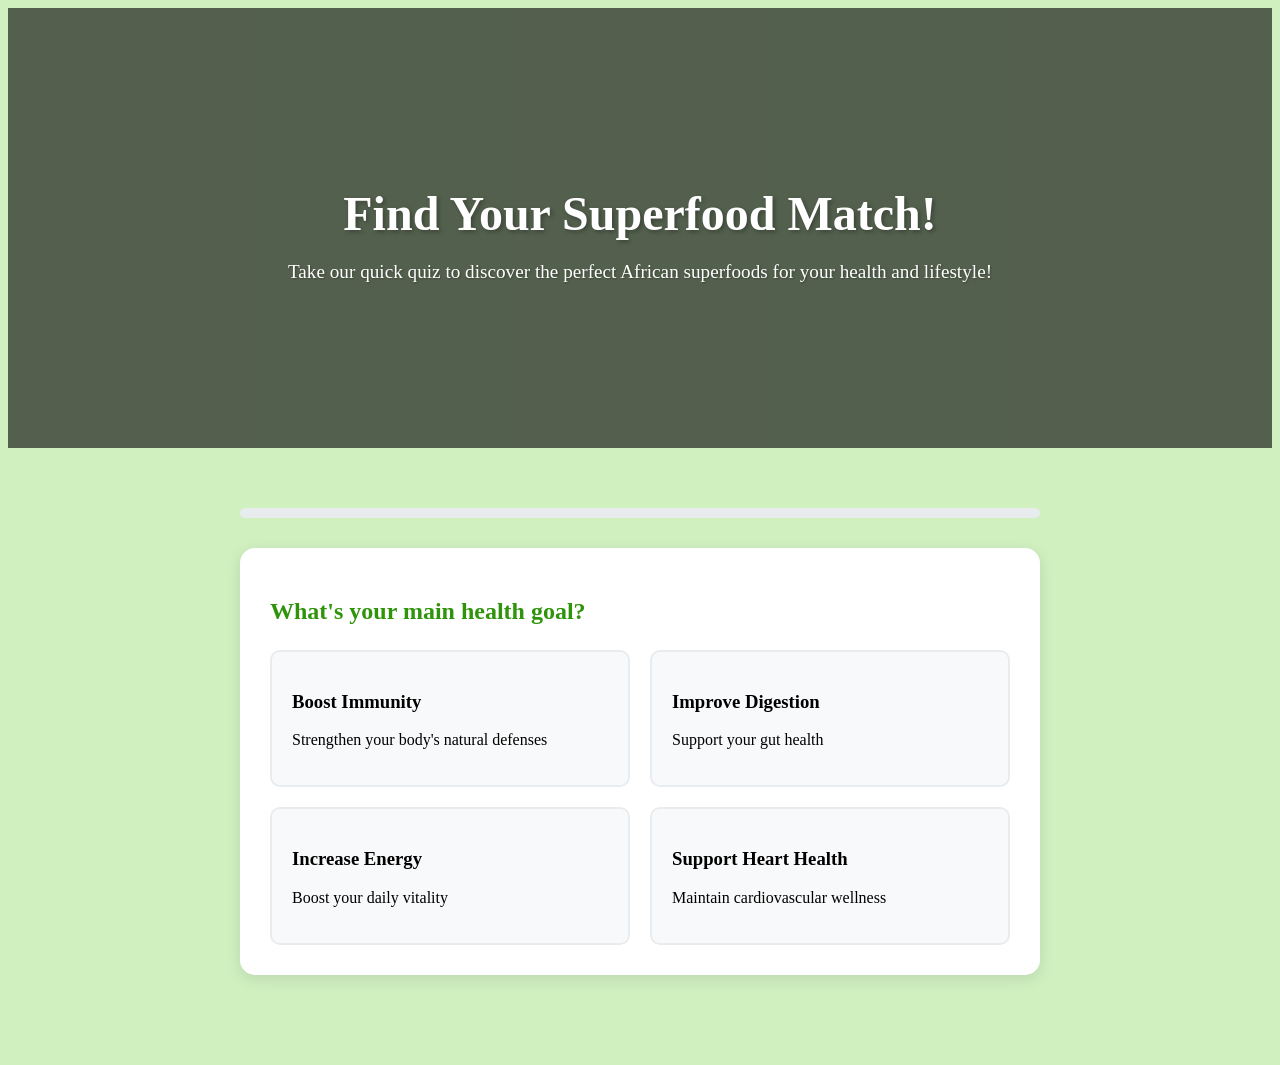
<file: quiz.html>
<!DOCTYPE html>
<html lang="en">
<head>
    <meta charset="UTF-8">
    <meta name="viewport" content="width=device-width, initial-scale=1.0">
    <title>Find Your Superfood Match - Health & Wellness</title>
    <link rel="stylesheet" href="style.css">
    <style>
        .quiz-hero {
            background: linear-gradient(rgba(0, 0, 0, 0.6), rgba(0, 0, 0, 0.6)),
                        url('https://images.unsplash.com/photo-1598009503747-f34d53b7df16?w=800&auto=format');
            background-size: cover;
            background-position: center;
            height: 400px;
            display: flex;
            align-items: center;
            justify-content: center;
            text-align: center;
            color: white;
            padding: 20px;
        }

        .quiz-hero-content {
            max-width: 800px;
        }

        .quiz-hero-content h1 {
            font-size: 3em;
            margin-bottom: 20px;
            text-shadow: 2px 2px 4px rgba(0, 0, 0, 0.3);
        }

        .quiz-hero-content p {
            font-size: 1.2em;
            text-shadow: 1px 1px 2px rgba(0, 0, 0, 0.3);
        }

        .quiz-container {
            max-width: 800px;
            margin: 40px auto;
            padding: 20px;
        }

        .quiz-question {
            background: white;
            border-radius: 15px;
            padding: 30px;
            margin-bottom: 30px;
            box-shadow: 0 4px 15px rgba(0, 0, 0, 0.1);
            display: none;
            animation: fadeIn 0.5s ease;
        }

        .quiz-question.active {
            display: block;
        }

        .question-text {
            font-size: 1.5em;
            margin-bottom: 25px;
            color: #2f940b;
        }

        .options-grid {
            display: grid;
            grid-template-columns: repeat(auto-fit, minmax(250px, 1fr));
            gap: 20px;
        }

        .option-card {
            background: #f8f9fa;
            border: 2px solid #e9ecef;
            border-radius: 10px;
            padding: 20px;
            cursor: pointer;
            transition: all 0.3s ease;
            position: relative;
            overflow: hidden;
        }

        .option-card::before {
            content: '';
            position: absolute;
            top: 0;
            left: 0;
            width: 100%;
            height: 100%;
            background-size: cover;
            background-position: center;
            opacity: 0.1;
            transition: opacity 0.3s ease;
        }

        .option-card:hover::before {
            opacity: 0.2;
        }

        .option-card[data-value="immunity"]::before {
            background-image: url('https://images.unsplash.com/photo-1576089172869-4f5e1c1f3a2f?w=500&auto=format');
        }

        .option-card[data-value="digestion"]::before {
            background-image: url('https://images.unsplash.com/photo-1547592166-23ac45744acd?w=500&auto=format');
        }

        .option-card[data-value="energy"]::before {
            background-image: url('https://images.unsplash.com/photo-1517838277536-f5f99be501cd?w=500&auto=format');
        }

        .option-card[data-value="heart"]::before {
            background-image: url('https://images.unsplash.com/photo-1579684385127-1ef15d508118?w=500&auto=format');
        }

        .option-card.selected {
            background: #e8f5e9;
            border-color: #2f940b;
        }

        .quiz-navigation {
            display: flex;
            justify-content: space-between;
            margin-top: 30px;
        }

        .nav-button {
            background: #2f940b;
            color: white;
            border: none;
            padding: 12px 25px;
            border-radius: 25px;
            cursor: pointer;
            transition: all 0.3s ease;
        }

        .nav-button:hover {
            background: #1f6b08;
            transform: translateY(-2px);
        }

        .nav-button:disabled {
            background: #ccc;
            cursor: not-allowed;
        }

        .progress-bar {
            width: 100%;
            height: 10px;
            background: #e9ecef;
            border-radius: 5px;
            margin-bottom: 30px;
            overflow: hidden;
        }

        .progress {
            width: 0%;
            height: 100%;
            background: #2f940b;
            transition: width 0.3s ease;
        }

        .result-section {
            text-align: center;
            padding: 40px;
            background: white;
            border-radius: 15px;
            box-shadow: 0 4px 15px rgba(0, 0, 0, 0.1);
            display: none;
            position: relative;
            overflow: hidden;
        }

        .result-section::before {
            content: '';
            position: absolute;
            top: 0;
            left: 0;
            width: 100%;
            height: 100%;
            background-size: cover;
            background-position: center;
            opacity: 0.05;
            z-index: 0;
        }

        .result-section > * {
            position: relative;
            z-index: 1;
        }

        .superfood-icon {
            font-size: 5em;
            margin-bottom: 20px;
            animation: bounce 2s infinite;
        }

        .superfood-name {
            font-size: 2em;
            color: #2f940b;
            margin-bottom: 15px;
        }

        .superfood-description {
            font-size: 1.2em;
            color: #666;
            margin-bottom: 30px;
            line-height: 1.6;
        }

        .result-links {
            display: flex;
            gap: 20px;
            justify-content: center;
            margin: 30px 0;
            flex-wrap: wrap;
        }

        .result-link {
            display: inline-flex;
            align-items: center;
            background: #2f940b;
            color: white;
            padding: 15px 30px;
            border-radius: 30px;
            text-decoration: none;
            transition: all 0.3s ease;
            font-weight: 500;
            box-shadow: 0 4px 15px rgba(47, 148, 11, 0.2);
        }

        .result-link:hover {
            background: #1f6b08;
            transform: translateY(-3px);
            box-shadow: 0 6px 20px rgba(47, 148, 11, 0.3);
        }

        .result-link i {
            margin-right: 10px;
            font-size: 1.2em;
        }

        .package-recommendation {
            background: linear-gradient(135deg, #f8f9fa 0%, #e9ecef 100%);
            padding: 30px;
            border-radius: 15px;
            margin: 30px 0;
            border: 2px solid #e9ecef;
            box-shadow: 0 4px 15px rgba(0, 0, 0, 0.05);
        }

        .package-link {
            display: inline-flex;
            align-items: center;
            background: #2f940b;
            color: white;
            padding: 15px 30px;
            border-radius: 30px;
            text-decoration: none;
            transition: all 0.3s ease;
            font-weight: 500;
            box-shadow: 0 4px 15px rgba(47, 148, 11, 0.2);
        }

        .package-link:hover {
            background: #1f6b08;
            transform: translateY(-3px);
            box-shadow: 0 6px 20px rgba(47, 148, 11, 0.3);
        }

        .package-link i {
            margin-right: 10px;
            font-size: 1.2em;
        }

        .download-guide {
            background: #f8f9fa;
            padding: 20px;
            border-radius: 10px;
            margin-top: 30px;
        }

        .download-button {
            display: inline-block;
            background: #2f940b;
            color: white;
            padding: 12px 25px;
            border-radius: 25px;
            text-decoration: none;
            margin-top: 15px;
            transition: all 0.3s ease;
        }

        .download-button:hover {
            background: #1f6b08;
            transform: translateY(-2px);
        }

        @keyframes fadeIn {
            from { opacity: 0; transform: translateY(20px); }
            to { opacity: 1; transform: translateY(0); }
        }

        @keyframes bounce {
            0%, 100% { transform: translateY(0); }
            50% { transform: translateY(-10px); }
        }

        @media (max-width: 768px) {
            .quiz-container {
                padding: 15px;
            }

            .quiz-question {
                padding: 20px;
            }

            .question-text {
                font-size: 1.2em;
            }

            .options-grid {
                grid-template-columns: 1fr;
            }
        }
    </style>
</head>
<body>
    <div class="quiz-hero">
        <div class="quiz-hero-content">
            <h1>Find Your Superfood Match!</h1>
            <p>Take our quick quiz to discover the perfect African superfoods for your health and lifestyle!</p>
        </div>
    </div>

    <div class="quiz-container">
        <div class="progress-bar">
            <div class="progress"></div>
        </div>

        <div class="quiz-question active" data-question="1">
            <h2 class="question-text">What's your main health goal?</h2>
            <div class="options-grid">
                <div class="option-card" data-value="immunity">
                    <h3>Boost Immunity</h3>
                    <p>Strengthen your body's natural defenses</p>
                </div>
                <div class="option-card" data-value="digestion">
                    <h3>Improve Digestion</h3>
                    <p>Support your gut health</p>
                </div>
                <div class="option-card" data-value="energy">
                    <h3>Increase Energy</h3>
                    <p>Boost your daily vitality</p>
                </div>
                <div class="option-card" data-value="heart">
                    <h3>Support Heart Health</h3>
                    <p>Maintain cardiovascular wellness</p>
                </div>
            </div>
        </div>

        <div class="quiz-question" data-question="2">
            <h2 class="question-text">How do you prefer consuming superfoods?</h2>
            <div class="options-grid">
                <div class="option-card" data-value="smoothies">
                    <h3>Smoothies</h3>
                    <p>Quick and refreshing drinks</p>
                </div>
                <div class="option-card" data-value="teas">
                    <h3>Teas</h3>
                    <p>Warm and comforting beverages</p>
                </div>
                <div class="option-card" data-value="cooking">
                    <h3>Cooking</h3>
                    <p>Incorporated into meals</p>
                </div>
                <div class="option-card" data-value="supplements">
                    <h3>Supplements</h3>
                    <p>Easy-to-take capsules or powders</p>
                </div>
            </div>
        </div>

        <div class="quiz-question" data-question="3">
            <h2 class="question-text">What's your activity level?</h2>
            <div class="options-grid">
                <div class="option-card" data-value="sedentary">
                    <h3>Sedentary</h3>
                    <p>Mostly sitting or light activity</p>
                </div>
                <div class="option-card" data-value="moderate">
                    <h3>Moderate</h3>
                    <p>Regular light exercise</p>
                </div>
                <div class="option-card" data-value="active">
                    <h3>Active</h3>
                    <p>Regular moderate exercise</p>
                </div>
                <div class="option-card" data-value="highly-active">
                    <h3>Highly Active</h3>
                    <p>Intensive regular exercise</p>
                </div>
            </div>
        </div>

        <div class="quiz-question" data-question="4">
            <h2 class="question-text">Do you have any dietary restrictions?</h2>
            <div class="options-grid">
                <div class="option-card" data-value="vegan">
                    <h3>Vegan</h3>
                    <p>No animal products</p>
                </div>
                <div class="option-card" data-value="gluten-free">
                    <h3>Gluten-free</h3>
                    <p>No wheat or gluten</p>
                </div>
                <div class="option-card" data-value="no-restrictions">
                    <h3>No Restrictions</h3>
                    <p>Eat everything</p>
                </div>
                <div class="option-card" data-value="low-carb">
                    <h3>Low-carb</h3>
                    <p>Limited carbohydrates</p>
                </div>
            </div>
        </div>

        <div class="quiz-question" data-question="5">
            <h2 class="question-text">What's your biggest wellness challenge?</h2>
            <div class="options-grid">
                <div class="option-card" data-value="fatigue">
                    <h3>Fatigue</h3>
                    <p>Low energy levels</p>
                </div>
                <div class="option-card" data-value="skin">
                    <h3>Skin Health</h3>
                    <p>Looking for better skin</p>
                </div>
                <div class="option-card" data-value="gut">
                    <h3>Gut Health</h3>
                    <p>Digestive issues</p>
                </div>
                <div class="option-card" data-value="weight">
                    <h3>Weight Management</h3>
                    <p>Maintaining healthy weight</p>
                </div>
            </div>
        </div>

        <div class="result-section">
            <div class="superfood-icon">🌿</div>
            <h2 class="superfood-name">Your Perfect Superfood Match</h2>
            <p class="superfood-description"></p>
            <div class="package-recommendation">
                <h3>Recommended Wellness Package</h3>
                <p>Based on your health goals and preferences, we recommend our Basic Wellness Package.</p>
                <a href="index.html#wellness-articles .wellness-article.basic" class="package-link">
                    <i class="fas fa-star"></i> Learn More About Basic Wellness Package
                </a>
            </div>
            <div class="result-links">
                <a href="#nutritional-insights" class="result-link">
                    <i class="fas fa-leaf"></i> Learn More About Your Superfood
                </a>
                <a href="#" class="result-link">
                    <i class="fas fa-download"></i> Download Superfood Guide
                </a>
            </div>
            <div class="download-guide">
                <h3>Want to learn more about African superfoods?</h3>
                <p>Download our comprehensive Superfoods Guide!</p>
                <a href="#" class="download-button">
                    <i class="fas fa-file-pdf"></i> Download Guide (PDF)
                </a>
            </div>
        </div>
    </div>

    <script>
        const questions = document.querySelectorAll('.quiz-question');
        const options = document.querySelectorAll('.option-card');
        const progressBar = document.querySelector('.progress');
        const resultSection = document.querySelector('.result-section');
        let currentQuestion = 1;
        let answers = [];

        // Superfood recommendations based on answers
        const superfoods = {
            'immunity-smoothies-sedentary-no-restrictions-fatigue': {
                icon: '🌿',
                name: 'Moringa',
                description: 'Moringa is your perfect match! Packed with vitamins, minerals, and antioxidants, it\'s ideal for boosting immunity and energy levels. Try adding moringa powder to your morning smoothies for a powerful health boost!',
                package: 'basic'
            },
            'digestion-teas-moderate-vegan-gut': {
                icon: '🍵',
                name: 'Hibiscus Tea',
                description: 'Hibiscus tea is your ideal superfood! Rich in antioxidants and known for its digestive benefits, it\'s perfect for supporting gut health. Enjoy it as a refreshing tea throughout the day.',
                package: 'premium'
            },
            'energy-cooking-active-gluten-free-weight': {
                icon: '🍠',
                name: 'Sweet Potato',
                description: 'Sweet potato is your perfect match! A nutrient-dense superfood that provides sustained energy and supports weight management. Incorporate it into your meals for a healthy, filling option.',
                package: 'premium'
            },
            'heart-supplements-highly-active-low-carb-skin': {
                icon: '🥑',
                name: 'Baobab',
                description: 'Baobab is your ideal superfood! Rich in vitamin C and antioxidants, it supports heart health and skin vitality. Take it as a supplement or add the powder to your post-workout smoothies.',
                package: 'family'
            }
        };

        // Update progress bar
        function updateProgress() {
            const progress = ((currentQuestion - 1) / (questions.length - 1)) * 100;
            progressBar.style.width = `${progress}%`;
        }

        // Show/hide questions
        function showQuestion(questionNumber) {
            questions.forEach(q => q.classList.remove('active'));
            questions[questionNumber - 1].classList.add('active');
            updateProgress();
        }

        // Handle option selection
        options.forEach(option => {
            option.addEventListener('click', () => {
                const question = option.closest('.quiz-question');
                const questionOptions = question.querySelectorAll('.option-card');
                questionOptions.forEach(opt => opt.classList.remove('selected'));
                option.classList.add('selected');

                // Automatically progress to next question after a short delay
                setTimeout(() => {
                    if (currentQuestion < questions.length) {
                        currentQuestion++;
                        showQuestion(currentQuestion);
                    } else {
                        showResults();
                    }
                }, 500);
            });
        });

        // Show results
        function showResults() {
            const answerKey = answers.join('-');
            const superfood = superfoods[answerKey] || {
                icon: '🌿',
                name: 'Moringa',
                description: 'Moringa is your perfect match! Packed with vitamins, minerals, and antioxidants, it\'s ideal for boosting immunity and energy levels. Try adding moringa powder to your morning smoothies for a powerful health boost!',
                package: 'basic'
            };

            document.querySelector('.superfood-icon').textContent = superfood.icon;
            document.querySelector('.superfood-name').textContent = superfood.name;
            document.querySelector('.superfood-description').textContent = superfood.description;
            
            // Update the package recommendation section
            const packageSection = document.querySelector('.package-recommendation');
            let packageText = '';
            let packageLink = '';
            
            switch(superfood.package) {
                case 'basic':
                    packageText = 'Basic Wellness Package';
                    packageLink = 'index.html#wellness-articles .wellness-article.basic';
                    break;
                case 'premium':
                    packageText = 'Premium Wellness Journey';
                    packageLink = 'index.html#wellness-articles .wellness-article.premium';
                    break;
                case 'family':
                    packageText = 'Family Wellness Plan';
                    packageLink = 'index.html#wellness-articles .wellness-article.family';
                    break;
            }
            
            packageSection.innerHTML = `
                <h3>Recommended Wellness Package</h3>
                <p>Based on your health goals and preferences, we recommend our ${packageText}.</p>
                <a href="${packageLink}" class="package-link">
                    <i class="fas fa-star"></i> Learn More About ${packageText}
                </a>
            `;
            
            resultSection.classList.add('active');
        }
    </script>
</body>
</html>
</file>
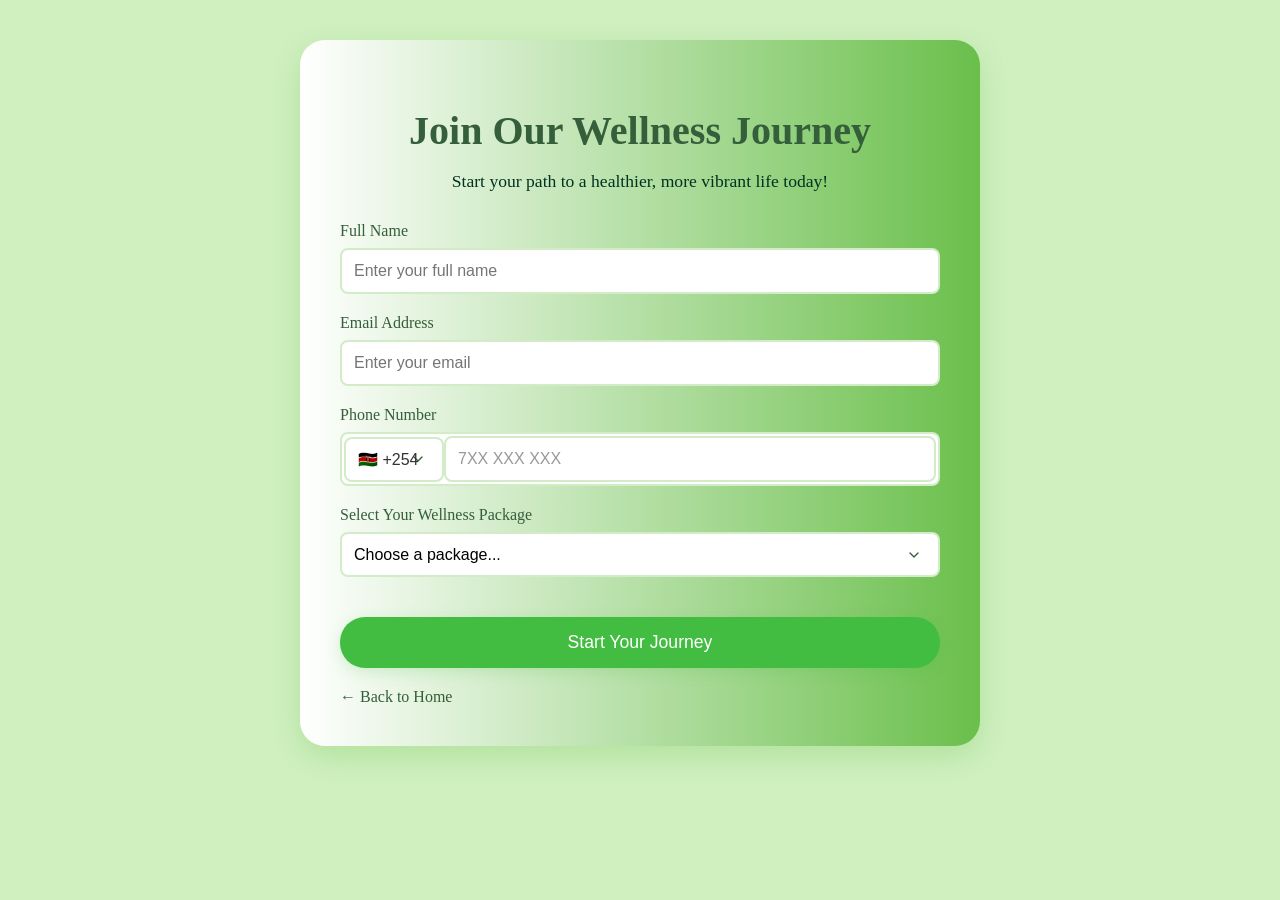
<file: signUp.html>
<!DOCTYPE html>
<html lang="en">
<head>
    <meta charset="UTF-8">
    <meta name="viewport" content="width=device-width, initial-scale=1.0">
    <title>Sign Up - Health and Wellness</title>
    <link rel="stylesheet" href="style.css">
    <style>
        .signup-container {
            width: 90%;
            max-width: 600px;
            margin: 40px auto;
            padding: 40px;
            background: linear-gradient(to right, #FFFFFF, #6ABF4B);
            border-radius: 25px;
            box-shadow: 0 10px 30px rgba(106, 191, 75, 0.3);
            transition: transform 0.3s ease, opacity 0.3s ease;
        }

        .signup-container.fade-out {
            opacity: 0;
            transform: translateY(20px);
        }

        .signup-header {
            text-align: center;
            margin-bottom: 30px;
        }

        .signup-header h1 {
            color: #355e3b;
            font-size: 2.5em;
            margin-bottom: 10px;
            font-family: 'Noto Serif Display', serif;
        }

        .signup-header p {
            color: #013220;
            font-size: 1.1em;
        }

        .signup-form {
            display: flex;
            flex-direction: column;
            gap: 20px;
        }

        .form-group {
            display: flex;
            flex-direction: column;
            gap: 8px;
        }

        .form-group label {
            color: #355e3b;
            font-weight: 500;
        }

        .form-group input, .form-group select {
            padding: 12px;
            border: 2px solid rgba(106, 191, 75, 0.3);
            border-radius: 8px;
            font-size: 1em;
            transition: all 0.3s ease;
            background-color: white;
        }

        .form-group input:focus, .form-group select:focus {
            outline: none;
            border-color: #6ABF4B;
            box-shadow: 0 0 10px rgba(106, 191, 75, 0.2);
        }

        .form-group select {
            padding: 12px;
            border: 2px solid rgba(106, 191, 75, 0.3);
            border-radius: 8px;
            font-size: 1em;
            transition: all 0.3s ease;
            background-color: white;
            cursor: pointer;
            appearance: none;
            background-image: url("data:image/svg+xml;charset=UTF-8,%3csvg xmlns='http://www.w3.org/2000/svg' viewBox='0 0 24 24' fill='none' stroke='%23355e3b' stroke-width='2' stroke-linecap='round' stroke-linejoin='round'%3e%3cpolyline points='6 9 12 15 18 9'%3e%3c/polyline%3e%3c/svg%3e");
            background-repeat: no-repeat;
            background-position: right 1rem center;
            background-size: 1em;
        }

        .form-group select:focus {
            outline: none;
            border-color: #6ABF4B;
            box-shadow: 0 0 10px rgba(106, 191, 75, 0.2);
        }

        .form-group select option {
            padding: 12px;
            background-color: white;
            color: #333;
        }

        .submit-btn {
            background-color: rgb(66, 189, 66);
            color: white;
            padding: 15px;
            border: none;
            border-radius: 25px;
            font-size: 1.1em;
            cursor: pointer;
            transition: all 0.3s ease;
            margin-top: 20px;
            box-shadow: 0 4px 15px rgba(66, 189, 66, 0.2);
        }

        .submit-btn:hover {
            background-color: #2f940b;
            transform: translateY(-2px);
            box-shadow: 0 6px 20px rgba(47, 148, 11, 0.3);
        }

        .back-link {
            display: inline-block;
            margin-top: 20px;
            color: #355e3b;
            text-decoration: none;
            transition: color 0.3s ease;
        }

        .back-link:hover {
            color: #2f940b;
        }

        .error-message {
            color: #dc3545;
            font-size: 0.9em;
            margin-top: 5px;
            display: none;
        }

        .phone-input-group {
            position: relative;
            display: flex;
            align-items: center;
            background: white;
            border: 2px solid rgba(106, 191, 75, 0.3);
            border-radius: 8px;
            padding: 2px;
        }

        .country-select {
            position: relative;
            background: white;
            border: none;
            color: #333;
            font-size: 0.9em;
            cursor: pointer;
            padding: 10px;
            border-right: 1px solid rgba(106, 191, 75, 0.3);
            min-width: 100px;
        }

        .country-select:focus {
            outline: none;
        }

        .country-select option {
            background: white;
            color: #333;
            padding: 10px;
        }

        .phone-input {
            flex: 1;
            padding: 10px;
            border: none;
            font-size: 1em;
            color: #333;
            background: white;
        }

        .phone-input:focus {
            outline: none;
        }

        .phone-input::placeholder {
            color: #999;
        }

        .phone-input-group:focus-within {
            border-color: #6ABF4B;
            box-shadow: 0 0 10px rgba(106, 191, 75, 0.2);
        }

        @media (max-width: 600px) {
            .signup-container {
                width: 95%;
                padding: 20px;
                margin: 20px auto;
            }
        }

        .success-message {
            text-align: center;
            padding: 20px;
            background: rgba(255, 255, 255, 0.9);
            border-radius: 8px;
            margin-top: 20px;
            animation: fadeIn 0.5s ease;
        }

        .success-content {
            display: flex;
            flex-direction: column;
            align-items: center;
            gap: 15px;
        }

        .success-content h2 {
            color: #355e3b;
            font-size: 1.5em;
            margin: 0;
        }

        .loading-spinner {
            width: 40px;
            height: 40px;
            border: 4px solid rgba(106, 191, 75, 0.3);
            border-top: 4px solid #6ABF4B;
            border-radius: 50%;
            animation: spin 1s linear infinite;
        }

        @keyframes spin {
            0% { transform: rotate(0deg); }
            100% { transform: rotate(360deg); }
        }

        @keyframes fadeIn {
            from { opacity: 0; transform: translateY(-10px); }
            to { opacity: 1; transform: translateY(0); }
        }
    </style>
</head>
<body>
    <div class="signup-container">
        <div class="signup-header">
            <h1>Join Our Wellness Journey</h1>
            <p>Start your path to a healthier, more vibrant life today!</p>
        </div>

        <form class="signup-form" id="signupForm">


        <form class="signup-form" id="signupForm" onsubmit="handleSubmit(event)">

        <form class="signup-form" action="#" method="POST">
            <div class="form-group">
                <label for="fullname">Full Name</label>
                <input type="text" id="fullname" name="fullname" required placeholder="Enter your full name">
                <div class="error-message" id="fullnameError"></div>
            </div>
            <div class="form-group">
                <label for="email">Email Address</label>
                <input type="email" id="email" name="email" required placeholder="Enter your email">
                <div class="error-message" id="emailError"></div>
            </div>
            <div class="form-group">
                <label for="phone">Phone Number</label>
                <div class="phone-input-group">
                    <select class="country-select" id="country-code">
                        <option value="+254" selected>🇰🇪 +254</option>
                        <option value="+255">🇹🇿 +255</option>
                        <option value="+256">🇺🇬 +256</option>
                        <option value="+250">🇷🇼 +250</option>
                        <option value="+27">🇿🇦 +27</option>
                        <option value="+234">🇳🇬 +234</option>
                        <option value="+233">🇬🇭 +233</option>
                        <option value="+20">🇪🇬 +20</option>
                        <option value="+1">🇺🇸 +1</option>
                        <option value="+44">🇬🇧 +44</option>
                        <option value="+33">🇫🇷 +33</option>
                        <option value="+49">🇩🇪 +49</option>
                        <option value="+39">🇮🇹 +39</option>
                        <option value="+34">🇪🇸 +34</option>
                        <option value="+31">🇳🇱 +31</option>
                        <option value="+46">🇸🇪 +46</option>
                        <option value="+47">🇳🇴 +47</option>
                        <option value="+45">🇩🇰 +45</option>
                        <option value="+358">🇫🇮 +358</option>
                        <option value="+353">🇮🇪 +353</option>
                        <option value="+351">🇵🇹 +351</option>
                        <option value="+30">🇬🇷 +30</option>
                        <option value="+43">🇦🇹 +43</option>
                        <option value="+41">🇨🇭 +41</option>
                        <option value="+32">🇧🇪 +32</option>
                        <option value="+48">🇵🇱 +48</option>
                        <option value="+36">🇭🇺 +36</option>
                        <option value="+40">🇷🇴 +40</option>
                        <option value="+420">🇨🇿 +420</option>
                        <option value="+421">🇸🇰 +421</option>
                        <option value="+386">🇸🇮 +386</option>
                        <option value="+385">🇭🇷 +385</option>
                        <option value="+382">🇲🇪 +382</option>
                        <option value="+381">🇷🇸 +381</option>
                        <option value="+389">🇲🇰 +389</option>
                        <option value="+355">🇦🇱 +355</option>
                        <option value="+359">🇧🇬 +359</option>
                        <option value="+372">🇪🇪 +372</option>
                        <option value="+371">🇱🇻 +371</option>
                        <option value="+370">🇱🇹 +370</option>
                        <option value="+375">🇧🇾 +375</option>
                        <option value="+380">🇺🇦 +380</option>
                        <option value="+373">🇲🇩 +373</option>
                        <option value="+374">🇦🇲 +374</option>
                        <option value="+995">🇬🇪 +995</option>
                        <option value="+994">🇦🇿 +994</option>
                        <option value="+7">🇷🇺 +7</option>
                        <option value="+90">🇹🇷 +90</option>
                        <option value="+92">🇵🇰 +92</option>
                        <option value="+91">🇮🇳 +91</option>
                        <option value="+86">🇨🇳 +86</option>
                        <option value="+81">🇯🇵 +81</option>
                        <option value="+82">🇰🇷 +82</option>
                        <option value="+84">🇻🇳 +84</option>
                        <option value="+66">🇹🇭 +66</option>
                        <option value="+60">🇲🇾 +60</option>
                        <option value="+62">🇮🇩 +62</option>
                        <option value="+63">🇵🇭 +63</option>
                        <option value="+65">🇸🇬 +65</option>
                        <option value="+61">🇦🇺 +61</option>
                        <option value="+64">🇳🇿 +64</option>
                    </select>
                    <input type="tel" id="phone" name="phone" class="phone-input" placeholder="7XX XXX XXX" required>
                </div>
                <div class="error-message" id="phoneError"></div>
            </div>
            <div class="form-group">
                <label for="package">Select Your Wellness Package</label>
                <select id="package" name="package" required>
                    <option value="">Choose a package...</option>
                    <option value="basic">Basic Wellness Package</option>
                    <option value="premium">Premium Wellness Journey</option>
                    <option value="family">Family Wellness Plan</option>
                </select>
                <div class="error-message" id="packageError"></div>
            </div>
            <button type="submit" class="submit-btn">Start Your Journey</button>
        </form>
        <a href="index.html" class="back-link">← Back to Home</a>
    </div>

    <script>
        document.getElementById('signupForm').addEventListener('submit', function(e) {
            e.preventDefault();
            
            // Get form values
            const name = document.getElementById('fullname').value;
            const email = document.getElementById('email').value;
            const countryCode = document.getElementById('country-code').value;
            const phone = document.getElementById('phone').value;
            const package = document.getElementById('package').value;
            
            // Validate form
            if (!name || !email || !phone || !package) {
                const packageError = document.getElementById('packageError');
                packageError.textContent = 'Please select a package to continue';
                packageError.style.display = 'block';
                return;
            }
            
            // Show success message
            const successMessage = document.createElement('div');
            successMessage.className = 'success-message';
            successMessage.innerHTML = `
                <div class="success-content">
                    <h2>Thank you for signing up! Your wellness journey starts now. Redirecting you to your personalized plan... 🚀</h2>
                    <div class="loading-spinner"></div>
                </div>
            `;
            
            // Replace form with success message
            this.style.display = 'none';
            this.parentNode.insertBefore(successMessage, this);
            
            // Redirect based on package selection
            setTimeout(() => {
                switch(package) {
                    case 'basic':
                        window.location.href = 'basic.html';
                        break;
                    case 'premium':
                        window.location.href = 'premium.html';
                        break;
                    case 'family':
                        window.location.href = 'family.html';
                        break;
                }
            }, 3000);
        });

        // Phone number validation
        const phoneInput = document.getElementById('phone');
        phoneInput.addEventListener('input', function(e) {
            // Remove any non-digit characters
            let value = this.value.replace(/\D/g, '');
            
            // Limit to 9 digits
            if (value.length > 9) {
                value = value.slice(0, 9);
            }
            
            // Format the number with spaces
            if (value.length > 0) {
                value = value.match(new RegExp('.{1,3}', 'g')).join(' ');
            }
            
            this.value = value;
        });

        // Set default package if coming from a specific package link
        window.addEventListener('load', function() {
            const packageParam = new URLSearchParams(window.location.search).get('package');
            if (packageParam) {
                document.getElementById('package').value = packageParam;
            }
        });
    </script>


</body>
</html>
</file>
<file: style.css>
body {
    background-color: #d0f0c0;
    font-family: "Lora", serif;
    font-optical-sizing: auto;
    font-weight: 300;
    font-style: normal; 
}

/* Styling for page body.*/
#health-wellness {
    max-width: 1400px;
    margin: 20px auto;
    border-radius: 10px;
}

#nav-bar {
    display: flex;
    justify-content: space-between;
    align-items: center;
    padding: 1rem 4rem;
    background-color: rgba(255, 255, 255, 0.98);
    position: fixed;
    width: 100%;
    top: 0;
    z-index: 1000;
    box-shadow: 0 2px 15px rgba(0, 0, 0, 0.08);
    backdrop-filter: blur(10px);
}

.logo {
    display: flex;
    align-items: center;
    gap: 12px;
    font-family: 'Playfair Display', serif;
    font-size: 2.2rem;
    font-weight: 700;
    text-decoration: none;
    letter-spacing: 1px;
    padding: 0.5rem 0;
}

.logo-symbol {
    font-size: 2.4rem;
    display: inline-block;
    animation: gentleFloat 3s ease-in-out infinite;
}

.logo-text {
    background: linear-gradient(135deg, #2c3e50 0%, #27ae60 100%);
    -webkit-background-clip: text;
    -webkit-text-fill-color: transparent;
    position: relative;
}

.logo-text::after {
    content: '';
    position: absolute;
    bottom: -2px;
    left: 0;
    width: 100%;
    height: 2px;
    background: linear-gradient(90deg, transparent, #27ae60, transparent);
    transform: scaleX(0);
    transform-origin: center;
    transition: transform 0.3s ease;
}

.logo:hover .logo-text::after {
    transform: scaleX(1);
}

@keyframes gentleFloat {
    0%, 100% {
        transform: translateY(0);
    }
    50% {
        transform: translateY(-5px);
    }
}

#nav-bar ul {
    display: flex;
    list-style: none;
    margin: 0;
    padding: 0;
    gap: 2.5rem;
    align-items: center;
}

#nav-bar li {
    position: relative;
}

.nav-link {
    color: #355e3b;
    text-decoration: none;
    font-size: 1.1rem;
    font-weight: 500;
    padding: 0.5rem 0;
    transition: color 0.3s ease;
    position: relative;
}

.nav-link::after {
    content: '';
    position: absolute;
    bottom: 0;
    left: 0;
    width: 100%;
    height: 2px;
    background: linear-gradient(90deg, #2f940b, #6ABF4B);
    transform: scaleX(0);
    transform-origin: right;
    transition: transform 0.3s ease;
}

.nav-link:hover {
    color: #2f940b;
}

.nav-link:hover::after {
    transform: scaleX(1);
    transform-origin: left;
}

/* Mobile Navigation Styles */
@media (max-width: 1024px) {
    #nav-bar {
        padding: 1rem 2rem;
    }

    #nav-bar ul {
        gap: 2rem;
    }
}

@media (max-width: 768px) {
    #nav-bar {
        padding: 1rem;
    }

    #nav-bar ul {
        display: none;
        position: absolute;
        top: 100%;
        left: 0;
        width: 100%;
        background: rgba(255, 255, 255, 0.98);
        flex-direction: column;
        padding: 1rem 0;
        gap: 1rem;
        box-shadow: 0 4px 15px rgba(0, 0, 0, 0.1);
    }

    #nav-bar ul.active {
        display: flex;
    }

    #nav-bar li {
        width: 100%;
        text-align: center;
    }

    .nav-link {
        display: block;
        padding: 0.8rem 1rem;
        width: 100%;
        transition: background-color 0.3s ease;
    }

    .nav-link:hover {
        background-color: rgba(106, 191, 75, 0.1);
    }

    .nav-link::after {
        display: none;
    }

    .logo {
        font-size: 1.8rem;
    }

    .logo-symbol {
        font-size: 2rem;
    }
}

/* Styling for hero section */
.first {
    width: 90%;
    height: 90vh;
    background: linear-gradient(to right, #FFFFFF, #6ABF4B);
    position: relative;
    display: flex;
    justify-content: left;
    align-items: left;
    margin: 0 auto;
    padding: 40px 40px;
    border-radius: 25px;
    box-shadow: 0 10px 30px rgba(106, 191, 75, 0.3),
                0 15px 45px rgba(53, 94, 59, 0.2);
}

.About {
    padding: 40px 0 0 50px;
}

.headline {
    margin-top: 40px;
    line-height: 1.3;
    font-size: 48px;
    font-weight: 300;
    color: #355e3b;
    font-family: 'Noto Serif Display', serif;
    text-transform: capitalize;
}

.Home {
    font-family: 'Noto Serif Display', serif;
    color: #916a2f;
}

.details {
    color: #013220;
    font-size: 16px;
    line-height: 24px;
    font-weight: 300;
}

.home-img {
    position: absolute;
    top: 50%;
    right: 5%;
    transform: translateY(-50%);
    width: 450px;
    height: 450px;
    border-radius: 50%;
    border: 8px solid #2f940b;
    object-fit: cover;
    box-shadow: 0 10px 30px rgba(47, 148, 11, 0.3),
                0 15px 45px rgba(106, 191, 75, 0.2);
    transition: transform 0.3s ease, box-shadow 0.3s ease;
}

.home-img:hover {
    transform: translateY(-52%);
    box-shadow: 0 15px 40px rgba(47, 148, 11, 0.4),
                0 20px 50px rgba(106, 191, 75, 0.3);
}


/*Styling for get started button*/
.getStarted {
    background-color: rgb(66, 189, 66);
    width: fit-content;
    min-width: 140px;
    height: auto;
    border-radius: 25px;
    padding: 12px 25px;
    transition: all 0.3s ease;
    cursor: pointer;
    box-shadow: 0 4px 15px rgba(66, 189, 66, 0.2);
}

.getStarted:hover {
    background-color: #2f940b;
    transform: translateY(-2px);
    box-shadow: 0 6px 20px rgba(47, 148, 11, 0.3);
}

.getStarted a {
    color: white;
    text-decoration: none;
    font-size: 1.1em;
    font-weight: 500;
    display: flex;
    align-items: center;
    gap: 8px;
}

.getStarted .arrow {
    display: inline-block;
    transition: transform 0.3s ease;
    font-size: 1.2em;
}

.getStarted:hover .arrow {
    transform: translateX(5px);
}

/* About Section */
#about {
    width: 90%;
    height: 100vh;
    padding: 40px 40px;
    text-align: center;
    background: linear-gradient(to right, #FFFFFF, #6ABF4B);
    margin: 20px auto;
    position: relative;
    border-radius: 25px;
    box-shadow: 0 10px 30px rgba(106, 191, 75, 0.3),
                0 15px 45px rgba(53, 94, 59, 0.2);
}

#abouth2 {
    margin-bottom: 20px;
    font-size: 2em;
    color: #2e7f11;
    text-align: left;
}

.offerings-box {
    position: relative;
    display: grid;
    grid-template-columns: repeat(2, 1fr);
    gap: 30px;
    padding: 30px;
    padding-left: 70px;
    padding-right: 70px;
    background-color: #fff;
    border: 1px solid rgba(106, 191, 75, 0.1);
    border-radius: 15px;
    overflow: hidden;
    width: calc(100% - 140px);
    box-shadow: 0 5px 15px rgba(106, 191, 75, 0.08);
}

/* Navigation Buttons */
.nav-button {
    position: absolute;
    top: 50%;
    transform: translateY(-50%);
    width: 45px;
    height: 45px;
    border: none;
    border-radius: 50%;
    background-color: rgba(106, 191, 75, 0.9);
    color: white;
    font-size: 24px;
    cursor: pointer;
    display: flex;
    justify-content: center;
    align-items: center;
    transition: all 0.3s ease;
    z-index: 10;
}

.nav-button:hover {
    background-color: #2f940b;
    box-shadow: 0 0 15px rgba(47, 148, 11, 0.4);
    transform: translateY(-50%) scale(1.1);
}

.nav-button.prev {
    left: 10px;
}

.nav-button.next {
    right: 10px;
}

/* Disable button styles */
.nav-button:disabled {
    background-color: rgba(106, 191, 75, 0.3);
    cursor: not-allowed;
    transform: translateY(-50%) scale(1);
}

.offering {
    flex: 0 0 auto;
    min-width: 300px;
    max-width: 100%;
    min-height: 450px;
    max-height: 450px;
    background-color: #fff;
    padding: 25px;
    border: 1px solid rgba(106, 191, 75, 0.1);
    border-radius: 15px;
    box-shadow: 0 5px 15px rgba(106, 191, 75, 0.08);
    text-align: center;
    display: flex;
    flex-direction: column;
    justify-content: space-between;
    transition: all 0.3s ease;
    position: relative;
    overflow: hidden;
}

.offering:hover {
    transform: translateY(-5px);
    box-shadow: 0 8px 25px rgba(106, 191, 75, 0.15);
    border-color: rgba(106, 191, 75, 0.2);
}

.offering-img {
    width: 100%;
    height: 200px;
    object-fit: cover;
    border-radius: 10px;
    margin-bottom: 20px;
    box-shadow: 0 4px 12px rgba(0, 0, 0, 0.1);
    transition: all 0.4s ease;
}

.offering:hover .offering-img {
    transform: scale(1.05);
    box-shadow: 0 8px 20px rgba(0, 0, 0, 0.15);
}

.offering h3 {
    margin: 0 0 15px 0;
    font-size: 1.5em;
    color: #355e3b;
    font-family: 'Noto Serif Display', serif;
    font-weight: 600;
    line-height: 1.3;
}

.offering p {
    font-size: 1.1em;
    line-height: 1.6;
    color: #666;
    margin: 0 0 20px 0;
    flex-grow: 1;
    font-family: 'Lora', serif;
}

.offering .btn {
    display: inline-block;
    width: 100%;
    max-width: 200px;
    padding: 12px 25px;
    background-color: #2f940b;
    color: #fff;
    text-decoration: none;
    border-radius: 25px;
    font-size: 1.1em;
    font-weight: 500;
    transition: all 0.3s ease;
    margin: 0 auto;
    box-shadow: 0 4px 15px rgba(47, 148, 11, 0.2);
    position: relative;
    overflow: hidden;
}

.offering .btn:hover {
    background-color: #247808;
    transform: translateY(-2px);
    box-shadow: 0 6px 20px rgba(47, 148, 11, 0.3);
}

.offering .btn:active {
    transform: translateY(0);
    box-shadow: 0 2px 8px rgba(47, 148, 11, 0.2);
}

@media (max-width: 1200px) {
    .offerings-box {
        grid-template-columns: 1fr;
        padding: 20px;
        padding-left: 40px;
        padding-right: 40px;
        width: calc(100% - 80px);
    }
    
    .offering {
        min-width: 100%;
        max-width: 500px;
        margin: 0 auto;
    }
}

@media (max-width: 768px) {
    .offerings-box {
        padding: 15px;
        width: calc(100% - 30px);
    }
    
    .offering {
        padding: 20px;
        min-height: 400px;
        max-height: 400px;
    }
    
    .offering h3 {
        font-size: 1.3em;
    }
    
    .offering p {
        font-size: 1em;
    }
    
    .offering .btn {
        padding: 10px 20px;
        font-size: 1em;
    }
}

/* Footer */
footer {
    background-color: #265615;
    color: #fff;
    padding: 60px 0 20px;
    font-family: 'Noto Serif Display', serif;
}

.footer-container {
    max-width: 1200px;
    margin: 0 auto;
    padding: 0 20px;
    display: grid;
    grid-template-columns: repeat(3, 1fr);
    gap: 40px;
}

.footer-column h3 {
    color: #6ABF4B;
    font-size: 1.4em;
    margin-bottom: 20px;
    font-weight: 600;
    position: relative;
    padding-bottom: 10px;
}

.footer-column h3::after {
    content: '';
    position: absolute;
    bottom: 0;
    left: 0;
    width: 40px;
    height: 3px;
    background: #6ABF4B;
    border-radius: 2px;
}

.footer-column ul {
    list-style: none;
    padding: 0;
    margin: 0;
}

.footer-column ul li {
    margin-bottom: 12px;
}

.footer-column ul li a {
    color: #fff;
    text-decoration: none;
    transition: color 0.3s ease;
    font-size: 0.95em;
}

.footer-column ul li a:hover {
    color: #6ABF4B;
}

.social-media .social-links {
    display: flex;
    flex-direction: column;
    gap: 15px;
}

.social-link {
    color: #fff;
    text-decoration: none;
    display: flex;
    align-items: center;
    gap: 10px;
    transition: all 0.3s ease;
    font-size: 1.1em;
}

.social-link:hover {
    color: #6ABF4B;
    transform: translateX(5px);
}

.social-link i {
    font-size: 1.2em;
    width: 24px;
}

.mission p {
    line-height: 1.6;
    font-size: 0.95em;
    color: #e0e0e0;
    font-family: 'Lora', serif;
    margin-bottom: 25px;
}

.newsletter-signup {
    margin-top: 30px;
    padding-top: 20px;
    border-top: 1px solid rgba(255, 255, 255, 0.1);
}

.newsletter-signup h4 {
    color: #6ABF4B;
    font-size: 1.2em;
    margin-bottom: 15px;
    font-family: 'Noto Serif Display', serif;
}

.subscribe-form {
    display: flex;
    gap: 10px;
}

.subscribe-form input[type="email"] {
    flex: 1;
    padding: 12px 15px;
    border: 2px solid rgba(106, 191, 75, 0.3);
    border-radius: 25px;
    background: rgba(255, 255, 255, 0.1);
    color: #fff;
    font-size: 0.95em;
    transition: all 0.3s ease;
}

.subscribe-form input[type="email"]::placeholder {
    color: rgba(255, 255, 255, 0.7);
}

.subscribe-form input[type="email"]:focus {
    outline: none;
    border-color: #6ABF4B;
    background: rgba(255, 255, 255, 0.15);
}

.subscribe-btn {
    padding: 12px 25px;
    background: #6ABF4B;
    border: none;
    border-radius: 25px;
    color: white;
    font-size: 0.95em;
    cursor: pointer;
    transition: all 0.3s ease;
    font-weight: 500;
    white-space: nowrap;
}

.subscribe-btn:hover {
    background: #2f940b;
    transform: translateY(-2px);
    box-shadow: 0 4px 15px rgba(47, 148, 11, 0.3);
}

.subscribe-btn:active {
    transform: translateY(0);
}

@media (max-width: 900px) {
    .subscribe-form {
        flex-direction: column;
    }

    .subscribe-form input[type="email"],
    .subscribe-btn {
        width: 100%;
    }

    .newsletter-signup {
        text-align: center;
    }
}

.footer-bottom {
    max-width: 1200px;
    margin: 40px auto 0;
    padding: 20px;
    border-top: 1px solid rgba(255, 255, 255, 0.1);
    text-align: center;
    font-size: 0.9em;
    color: #e0e0e0;
}

@media (max-width: 900px) {
    .footer-container {
        grid-template-columns: 1fr;
        gap: 30px;
    }

    .footer-column {
        text-align: center;
    }

    .footer-column h3::after {
        left: 50%;
        transform: translateX(-50%);
    }

    .social-media .social-links {
        align-items: center;
    }

    .social-link:hover {
        transform: translateY(-2px);
    }
}

/* Add responsive adjustments */
@media (max-width: 1200px) {
    .first, #about {
        width: 95%;
        padding: 30px;
    }
    
    .home-img {
        width: 350px;
        height: 350px;
        left: 60%;
    }
}

@media (max-width: 600px) {
    .first, #about {
        width: 98%;
        padding: 20px;
    }
    
    .home-img {
        width: 300px;
        height: 300px;
        left: 50%;
        transform: translateX(-50%);
    }
    
    nav ul {
        flex-direction: column;
    }

    nav ul li {
        margin: 10px 0;
    }

    .footer-container {
        flex-direction: column;
        text-align: center;
    }
    
    .footer-right a {
        margin: 5px;
    }
}

/* Workshops Section */
.workshops-section {
    width: 90%;
    height: 90vh;
    padding: 40px 40px;
    background: linear-gradient(to right, #FFFFFF, #6ABF4B);
    margin: 20px auto;
    position: relative;
    border-radius: 25px;
    box-shadow: 0 10px 30px rgba(106, 191, 75, 0.3),
                0 15px 45px rgba(53, 94, 59, 0.2);
    overflow: hidden;
}

.workshop-title {
    color: #355e3b;
    font-size: 2.5em;
    margin-bottom: 30px;
    font-family: 'Noto Serif Display', serif;
    text-align: left;
    position: relative;
    z-index: 2;
}

.workshop-content {
    display: flex;
    justify-content: center;
    height: calc(90vh - 120px);
    position: relative;
    z-index: 2;
}

.workshop-image {
    flex: 1.2;
    position: relative;
    overflow: hidden;
    border-radius: 15px;
    box-shadow: 0 15px 30px rgba(0, 0, 0, 0.15);
    transition: transform 0.3s ease;
}

.main-workshop-img {
    width: 100%;
    height: 100%;
    object-fit: cover;
    transition: transform 0.5s ease;
    filter: brightness(1.05) contrast(1.05);
}

.workshop-image:hover .main-workshop-img {
    transform: scale(1.03);
}

.healthy-cart-section {
    flex: 1;
    max-width: 1200px;
    padding: 30px;
    background: rgba(255, 255, 255, 0.95);
    border-radius: 15px;
    box-shadow: 0 15px 30px rgba(0, 0, 0, 0.1);
    overflow-y: auto;
    backdrop-filter: blur(10px);
}

.healthy-cart-section h3 {
    color: #355e3b;
    font-size: 1.8em;
    margin-bottom: 25px;
    text-align: center;
    font-family: 'Noto Serif Display', serif;
    position: relative;
}

.healthy-cart-section h3::after {
    content: '';
    position: absolute;
    bottom: -8px;
    left: 50%;
    transform: translateX(-50%);
    width: 60px;
    height: 3px;
    background: #6ABF4B;
    border-radius: 2px;
}

.cart-items {
    display: grid;
    grid-template-columns: repeat(2, 1fr);
    gap: 30px;
    margin-bottom: 30px;
}

.cart-category {
    background: white;
    padding: 20px;
    border-radius: 12px;
    box-shadow: 0 5px 15px rgba(106, 191, 75, 0.08);
    transition: all 0.3s ease;
    border: 1px solid rgba(106, 191, 75, 0.1);
}

.cart-category:hover {
    transform: translateY(-5px);
    box-shadow: 0 8px 20px rgba(106, 191, 75, 0.15);
    border-color: rgba(106, 191, 75, 0.2);
}

.cart-category h4 {
    color: #2f940b;
    margin-bottom: 15px;
    font-size: 1.2em;
    display: flex;
    align-items: center;
    gap: 8px;
}

.cart-category ul {
    list-style: none;
    padding: 0;
}

.cart-category li {
    color: #013220;
    margin: 10px 0;
    font-size: 1.05em;
    display: flex;
    align-items: center;
    gap: 10px;
    transition: transform 0.2s ease;
}

.cart-category li:hover {
    transform: translateX(5px);
    color: #2f940b;
}

.workshop-cta {
    display: inline-block;
    background-color: rgb(66, 189, 66);
    color: white;
    padding: 15px 35px;
    border-radius: 25px;
    text-decoration: none;
    font-size: 1.1em;
    transition: all 0.3s ease;
    margin-top: 25px;
    box-shadow: 0 4px 15px rgba(66, 189, 66, 0.2);
    position: relative;
    overflow: hidden;
}

.workshop-cta:hover {
    background-color: #2f940b;
    transform: translateY(-2px);
    box-shadow: 0 6px 20px rgba(47, 148, 11, 0.3);
}

.workshop-cta::after {
    content: '';
    position: absolute;
    top: -50%;
    left: -50%;
    width: 200%;
    height: 200%;
    background: radial-gradient(circle, rgba(255,255,255,0.2) 0%, transparent 60%);
    transform: scale(0);
    opacity: 0;
    transition: transform 0.6s ease-out, opacity 0.4s ease-out;
}

.workshop-cta:hover::after {
    transform: scale(1);
    opacity: 1;
}

@media (max-width: 1200px) {
    .cart-items {
        grid-template-columns: 1fr;
    }
    
    .healthy-cart-section {
        padding: 20px;
    }
}

@media (max-width: 768px) {
    .workshops-section {
        padding: 20px;
    }
    
    .workshop-title {
        font-size: 1.8em;
        text-align: center;
    }
    
    .healthy-cart-section {
        padding: 15px;
    }
    
    .product-item {
        flex-direction: row;
        text-align: left;
        padding: 10px;
    }
    
    .cart-category {
        padding: 15px;
    }
}

.product-card {
    background: white;
    padding: 25px;
    border-radius: 15px;
    box-shadow: 0 5px 15px rgba(106, 191, 75, 0.08);
    transition: all 0.3s ease;
    border: 1px solid rgba(106, 191, 75, 0.1);
}

.product-card h4 {
    color: #2f940b;
    margin-bottom: 20px;
    font-size: 1.3em;
    border-bottom: 2px solid rgba(106, 191, 75, 0.1);
    padding-bottom: 10px;
}

.product-item {
    display: flex;
    align-items: center;
    gap: 15px;
    padding: 15px 0;
    border-bottom: 1px solid rgba(106, 191, 75, 0.1);
    transition: all 0.3s ease;
}

.product-item:last-child {
    border-bottom: none;
}

.product-item:hover {
    transform: translateX(5px);
    background: rgba(106, 191, 75, 0.05);
    border-radius: 8px;
    padding: 15px 10px;
}

.product-img {
    width: 80px;
    height: 80px;
    object-fit: cover;
    border-radius: 10px;
    box-shadow: 0 3px 10px rgba(0, 0, 0, 0.1);
    transition: transform 0.3s ease;
}

.product-item:hover .product-img {
    transform: scale(1.05);
}

.product-details {
    flex: 1;
    display: flex;
    flex-direction: column;
    gap: 5px;
}

.product-details h5 {
    color: #355e3b;
    font-size: 1.1em;
    margin: 0 0 5px 0;
}

.price {
    color: #2f940b;
    font-weight: 600;
    font-size: 1.1em;
    margin: 5px 0;
}

.nutrition-info {
    display: block;
    color: #666;
    font-size: 0.9em;
    font-style: italic;
}

.cart-summary {
    background: white;
    padding: 20px;
    border-radius: 15px;
    margin-top: 30px;
    box-shadow: 0 5px 15px rgba(106, 191, 75, 0.08);
    display: flex;
    justify-content: space-between;
    align-items: center;
}

.cart-total {
    font-size: 1.2em;
    color: #355e3b;
    display: flex;
    gap: 15px;
    align-items: center;
}

.total-amount {
    font-weight: 600;
    color: #2f940b;
}

/* Update existing cart items grid for better product display */
.cart-items {
    display: grid;
    grid-template-columns: repeat(2, 1fr);
    gap: 25px;
    margin-bottom: 30px;
}

@media (max-width: 1200px) {
    .cart-items {
        grid-template-columns: 1fr;
    }
    
    .cart-summary {
        flex-direction: column;
        gap: 20px;
        text-align: center;
    }
}

@media (max-width: 768px) {
    .product-item {
        flex-direction: column;
        text-align: center;
    }
    
    .product-img {
        width: 100px;
        height: 100px;
    }
    
    .product-details {
        text-align: center;
    }
}

.add-cart-btn {
    margin-top: 10px;
    padding: 8px 15px;
    background-color: #2f940b;
    color: white;
    border: none;
    border-radius: 25px;
    cursor: pointer;
    font-size: 0.95em;
    transition: all 0.3s ease;
    display: flex;
    align-items: center;
    justify-content: center;
    gap: 8px;
    box-shadow: 0 2px 8px rgba(47, 148, 11, 0.2);
}

.add-cart-btn:hover {
    background-color: #247808;
    transform: translateY(-2px);
    box-shadow: 0 4px 12px rgba(47, 148, 11, 0.3);
}

.add-cart-btn:active {
    transform: translateY(0);
    box-shadow: 0 2px 4px rgba(47, 148, 11, 0.2);
}

@media (max-width: 768px) {
    .add-cart-btn {
        width: 100%;
        padding: 10px;
        font-size: 1em;
    }
}

.add-to-cart-message {
    position: fixed;
    bottom: 20px;
    right: 20px;
    background-color: #2f940b;
    color: white;
    padding: 15px 25px;
    border-radius: 8px;
    animation: slideIn 0.3s ease-out;
    z-index: 1000;
    box-shadow: 0 4px 15px rgba(0, 0, 0, 0.2);
}

@keyframes slideIn {
    from {
        transform: translateX(100%);
        opacity: 0;
    }
    to {
        transform: translateX(0);
        opacity: 1;
    }
}

/* Testimonials Section */
.testimonials {
    padding: 80px 40px;
    background: linear-gradient(to right, #FFFFFF, #6ABF4B);
    margin: 20px auto;
    border-radius: 25px;
    box-shadow: 0 10px 30px rgba(106, 191, 75, 0.3),
                0 15px 45px rgba(53, 94, 59, 0.2);
}

.testimonials h2 {
    text-align: center;
    color: #355e3b;
    font-size: 2.5em;
    margin-bottom: 50px;
    font-family: 'Noto Serif Display', serif;
}

.testimonial-list {
    display: flex;
    flex-direction: column;
    gap: 40px;
    max-width: 1200px;
    margin: 0 auto;
}

.testimonial-card {
    display: flex;
    background: white;
    border-radius: 20px;
    overflow: hidden;
    box-shadow: 0 10px 20px rgba(0, 0, 0, 0.1);
    transition: transform 0.3s ease, box-shadow 0.3s ease;
}

.testimonial-card:hover {
    transform: translateY(-5px);
    box-shadow: 0 15px 30px rgba(0, 0, 0, 0.15);
}

.testimonial-images {
    flex: 1;
    padding: 20px;
    background: #f8f8f8;
}

.before-after {
    position: relative;
    display: flex;
    gap: 15px;
    padding: 10px;
    background: white;
    border-radius: 15px;
    box-shadow: 0 5px 15px rgba(0, 0, 0, 0.1);
}

.before-img, .after-img {
    width: calc(50% - 7.5px);
    height: 300px;
    object-fit: cover;
    border-radius: 10px;
    transition: transform 0.3s ease;
}

.before-after:hover .before-img {
    transform: scale(1.05);
}

.before-after:hover .after-img {
    transform: scale(1.05);
}

.transformation-label {
    position: absolute;
    bottom: 20px;
    left: 50%;
    transform: translateX(-50%);
    background: rgba(47, 148, 11, 0.9);
    color: white;
    padding: 8px 16px;
    border-radius: 20px;
    font-size: 0.9em;
    font-weight: 500;
    white-space: nowrap;
}

.testimonial-content {
    flex: 1;
    padding: 30px;
    display: flex;
    flex-direction: column;
}

.star-rating {
    color: #FFD700;
    font-size: 1.5em;
    margin-bottom: 15px;
    display: flex;
    align-items: center;
    gap: 10px;
}

.rating-number {
    color: #355e3b;
    font-size: 0.8em;
    font-weight: 600;
    background: rgba(106, 191, 75, 0.1);
    padding: 4px 10px;
    border-radius: 12px;
}

.testimonial-content h3 {
    color: #355e3b;
    font-size: 1.8em;
    margin-bottom: 10px;
    font-family: 'Noto Serif Display', serif;
}

.achievement {
    color: #2f940b;
    font-size: 1.2em;
    font-weight: 500;
    margin-bottom: 20px;
}

.testimonial-text {
    color: #666;
    font-size: 1.1em;
    line-height: 1.6;
    margin-bottom: 30px;
    flex-grow: 1;
}

.client-info {
    display: flex;
    align-items: center;
    gap: 15px;
    margin-top: auto;
}

.client-img {
    width: 60px;
    height: 60px;
    border-radius: 50%;
    object-fit: cover;
    border: 3px solid #6ABF4B;
}

.client-info div h4 {
    color: #355e3b;
    font-size: 1.2em;
    margin-bottom: 5px;
}

.client-info div p {
    color: #666;
    font-size: 0.9em;
}

@media (max-width: 1024px) {
    .testimonial-card {
        flex-direction: column;
    }

    .before-img, .after-img {
        height: 250px;
    }

    .testimonial-content {
        padding: 20px;
    }
}

@media (max-width: 768px) {
    .testimonials {
        padding: 40px 20px;
    }

    .testimonial-card {
        margin: 0 10px;
    }

    .before-img, .after-img {
        height: 200px;
    }

    .testimonial-content h3 {
        font-size: 1.5em;
    }

    .achievement {
        font-size: 1.1em;
    }

    .testimonial-text {
        font-size: 1em;
    }
}

/* Wellness Program Articles Section */
.articles-section {
    width: 90%;
    padding: 80px 40px;
    background: linear-gradient(to right, #FFFFFF, #6ABF4B);
    margin: 20px auto;
    border-radius: 25px;
    box-shadow: 0 10px 30px rgba(106, 191, 75, 0.3),
                0 15px 45px rgba(53, 94, 59, 0.2);
}

.section-title {
    text-align: center;
    color: #355e3b;
    font-size: 2.5em;
    margin-bottom: 50px;
    font-family: 'Noto Serif Display', serif;
}

.articles-container {
    display: grid;
    grid-template-columns: repeat(3, 1fr);
    gap: 30px;
    max-width: 1400px;
    margin: 0 auto;
}

.wellness-article {
    background: white;
    border-radius: 20px;
    overflow: hidden;
    box-shadow: 0 10px 20px rgba(0, 0, 0, 0.1);
    transition: transform 0.3s ease, box-shadow 0.3s ease;
    position: relative;
}

.wellness-article:hover {
    transform: translateY(-10px);
    box-shadow: 0 15px 30px rgba(0, 0, 0, 0.15);
}

.article-header {
    background: linear-gradient(135deg, #2c3e50 0%, #27ae60 100%);
    padding: 25px;
    color: white;
    text-align: center;
}

.article-header h3 {
    font-size: 1.5em;
    margin-bottom: 10px;
    font-family: 'Noto Serif Display', serif;
}

.package-price {
    font-size: 1.8em;
    font-weight: 700;
    color: #fff;
    text-shadow: 0 2px 4px rgba(0, 0, 0, 0.2);
}

.article-content {
    padding: 30px;
}

.welcome-message {
    font-size: 1.1em;
    line-height: 1.6;
    color: #355e3b;
    margin-bottom: 25px;
    text-align: center;
}

.benefits-section {
    margin: 25px 0;
}

.benefits-section h4 {
    color: #2f940b;
    font-size: 1.2em;
    margin-bottom: 15px;
    text-align: center;
}

.benefits-list {
    list-style: none;
    padding: 0;
    margin: 0;
}

.benefits-list li {
    padding: 12px 0;
    color: #666;
    display: flex;
    align-items: center;
    gap: 10px;
    font-size: 1em;
    line-height: 1.4;
}

.benefits-list li::before {
    content: "✓";
    color: #2f940b;
    font-weight: bold;
    font-size: 1.2em;
}

.cta-section {
    text-align: center;
    margin-top: 30px;
    padding-top: 20px;
    border-top: 1px solid rgba(106, 191, 75, 0.1);
}

.cta-message {
    color: #355e3b;
    font-size: 1.1em;
    margin-bottom: 20px;
    font-weight: 500;
}

.article-cta {
    display: inline-block;
    padding: 12px 25px;
    background: #2f940b;
    color: white;
    text-decoration: none;
    border-radius: 25px;
    font-size: 1.1em;
    transition: all 0.3s ease;
    box-shadow: 0 4px 15px rgba(47, 148, 11, 0.2);
}

.article-cta:hover {
    background: #247808;
    transform: translateY(-2px);
    box-shadow: 0 6px 20px rgba(47, 148, 11, 0.3);
}

/* Responsive Design for Articles */
@media (max-width: 1200px) {
    .articles-container {
        grid-template-columns: repeat(2, 1fr);
    }
}

@media (max-width: 768px) {
    .articles-section {
        padding: 40px 20px;
    }

    .articles-container {
        grid-template-columns: 1fr;
    }

    .article-header h3 {
        font-size: 1.3em;
    }

    .package-price {
        font-size: 1.5em;
    }

    .welcome-message {
        font-size: 1em;
    }

    .benefits-list li {
        font-size: 0.95em;
    }
}

/* Nutritional Insights Section Styles */
.nutritional-insights {
    padding: 40px 0;
    background: #f9f9f9;
}

.nutrition-hero {
    width: 90%;
    height: 60vh;
    background: linear-gradient(rgba(0, 0, 0, 0.5), rgba(0, 0, 0, 0.5)),
                url('https://images.unsplash.com/photo-1598009503747-f34d53b7df16?w=1600&auto=format') center/cover;
    margin: 0 auto;
    border-radius: 25px;
    display: flex;
    align-items: center;
    justify-content: center;
    text-align: center;
    color: white;
}

.nutrition-hero .hero-content {
    max-width: 800px;
    padding: 40px;
}

.nutrition-hero h2 {
    font-size: 3em;
    margin-bottom: 20px;
    font-family: 'Noto Serif Display', serif;
    text-shadow: 2px 2px 4px rgba(0, 0, 0, 0.3);
}

.nutrition-hero p {
    font-size: 1.2em;
    line-height: 1.6;
}

.topics-grid {
    display: grid;
    grid-template-columns: repeat(2, 1fr);
    gap: 30px;
    max-width: 1200px;
    margin: 60px auto;
    padding: 0 20px;
}

.topic-card {
    background: white;
    border-radius: 20px;
    overflow: hidden;
    box-shadow: 0 10px 30px rgba(0, 0, 0, 0.1);
    transition: transform 0.3s ease;
}

.topic-card:hover {
    transform: translateY(-10px);
}

.topic-icon {
    font-size: 2.5em;
    text-align: center;
    padding: 20px 0;
    background: #f8f8f8;
}

.topic-img {
    width: 100%;
    height: 200px;
    object-fit: cover;
}

.topic-card h3 {
    color: #355e3b;
    font-size: 1.5em;
    margin: 20px;
    text-align: center;
}

.topic-card p {
    color: #666;
    margin: 0 20px 20px;
    line-height: 1.6;
}

.topic-list {
    list-style: none;
    padding: 0 20px 20px;
}

.topic-list li {
    color: #666;
    margin-bottom: 10px;
    padding-left: 25px;
    position: relative;
}

.topic-list li:before {
    content: "•";
    color: #2f940b;
    position: absolute;
    left: 0;
}

.wellness-blog {
    max-width: 1200px;
    margin: 60px auto;
    padding: 0 20px;
}

.wellness-blog h2 {
    text-align: center;
    color: #355e3b;
    font-size: 2.5em;
    margin-bottom: 40px;
}

.blog-grid {
    display: grid;
    grid-template-columns: repeat(3, 1fr);
    gap: 30px;
}

.blog-card {
    background: white;
    border-radius: 15px;
    overflow: hidden;
    box-shadow: 0 5px 15px rgba(0, 0, 0, 0.1);
    transition: transform 0.3s ease;
}

.blog-card:hover {
    transform: translateY(-5px);
}

.blog-img {
    width: 100%;
    height: 200px;
    object-fit: cover;
}

.blog-content {
    padding: 20px;
}

.blog-content h3 {
    color: #355e3b;
    font-size: 1.3em;
    margin-bottom: 10px;
}

.blog-content p {
    color: #666;
    line-height: 1.6;
    margin-bottom: 15px;
}

.read-more {
    color: #2f940b;
    text-decoration: none;
    font-weight: 600;
    transition: color 0.3s ease;
}

.read-more:hover {
    color: #247808;
}

.quiz-section {
    background: linear-gradient(135deg, #4a90e2 0%, #2f940b 100%);
    color: white;
    text-align: center;
    padding: 60px 20px;
    margin: 60px auto;
    border-radius: 25px;
    max-width: 800px;
}

.quiz-section h2 {
    font-size: 2.5em;
    margin-bottom: 20px;
}

.quiz-section p {
    font-size: 1.2em;
    margin-bottom: 30px;
}

.start-quiz-btn {
    background: white;
    color: #2f940b;
    border: none;
    padding: 15px 40px;
    border-radius: 30px;
    font-size: 1.2em;
    font-weight: 600;
    cursor: pointer;
    transition: all 0.3s ease;
    box-shadow: 0 4px 15px rgba(0, 0, 0, 0.2);
}

.start-quiz-btn:hover {
    transform: translateY(-2px);
    box-shadow: 0 6px 20px rgba(0, 0, 0, 0.3);
}

.nutrition-newsletter {
    background: #f8f8f8;
    padding: 60px 20px;
    margin: 60px auto;
    border-radius: 25px;
    max-width: 800px;
    text-align: center;
}

.newsletter-content h2 {
    color: #355e3b;
    font-size: 2.5em;
    margin-bottom: 20px;
}

.newsletter-content p {
    color: #666;
    font-size: 1.2em;
    margin-bottom: 30px;
}

.newsletter-form {
    display: flex;
    gap: 20px;
    max-width: 600px;
    margin: 0 auto;
}

.newsletter-form input {
    flex: 1;
    padding: 15px 25px;
    border: 2px solid #ddd;
    border-radius: 30px;
    font-size: 1em;
    transition: border-color 0.3s ease;
}

.newsletter-form input:focus {
    border-color: #2f940b;
    outline: none;
}

.subscribe-btn {
    background: #2f940b;
    color: white;
    border: none;
    padding: 15px 40px;
    border-radius: 30px;
    font-size: 1.1em;
    font-weight: 600;
    cursor: pointer;
    transition: all 0.3s ease;
    box-shadow: 0 4px 15px rgba(47, 148, 11, 0.2);
}

.subscribe-btn:hover {
    background: #247808;
    transform: translateY(-2px);
    box-shadow: 0 6px 20px rgba(47, 148, 11, 0.3);
}

@media (max-width: 768px) {
    .nutrition-hero {
        height: 50vh;
    }

    .nutrition-hero h2 {
        font-size: 2em;
    }

    .topics-grid {
        grid-template-columns: 1fr;
    }

    .blog-grid {
        grid-template-columns: 1fr;
    }

    .newsletter-form {
        flex-direction: column;
    }

    .subscribe-btn {
        width: 100%;
    }
}
</file>
